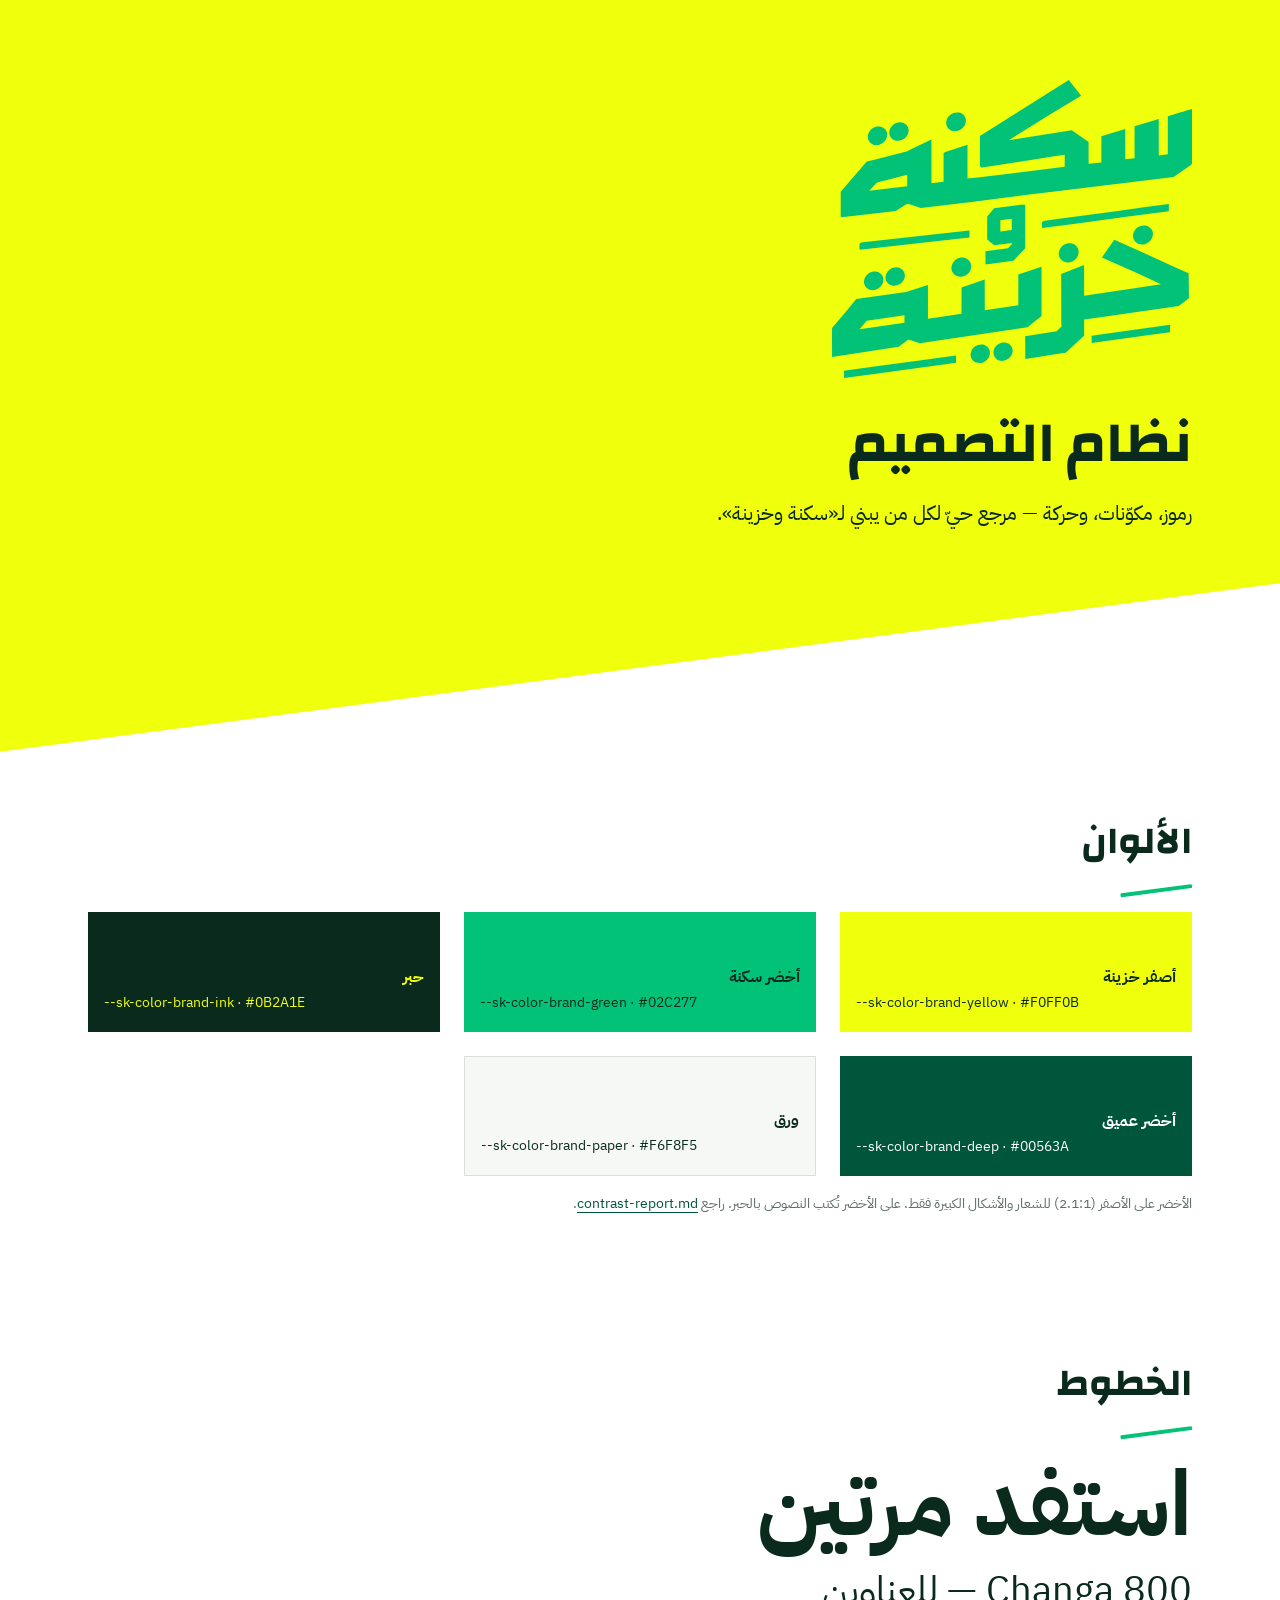
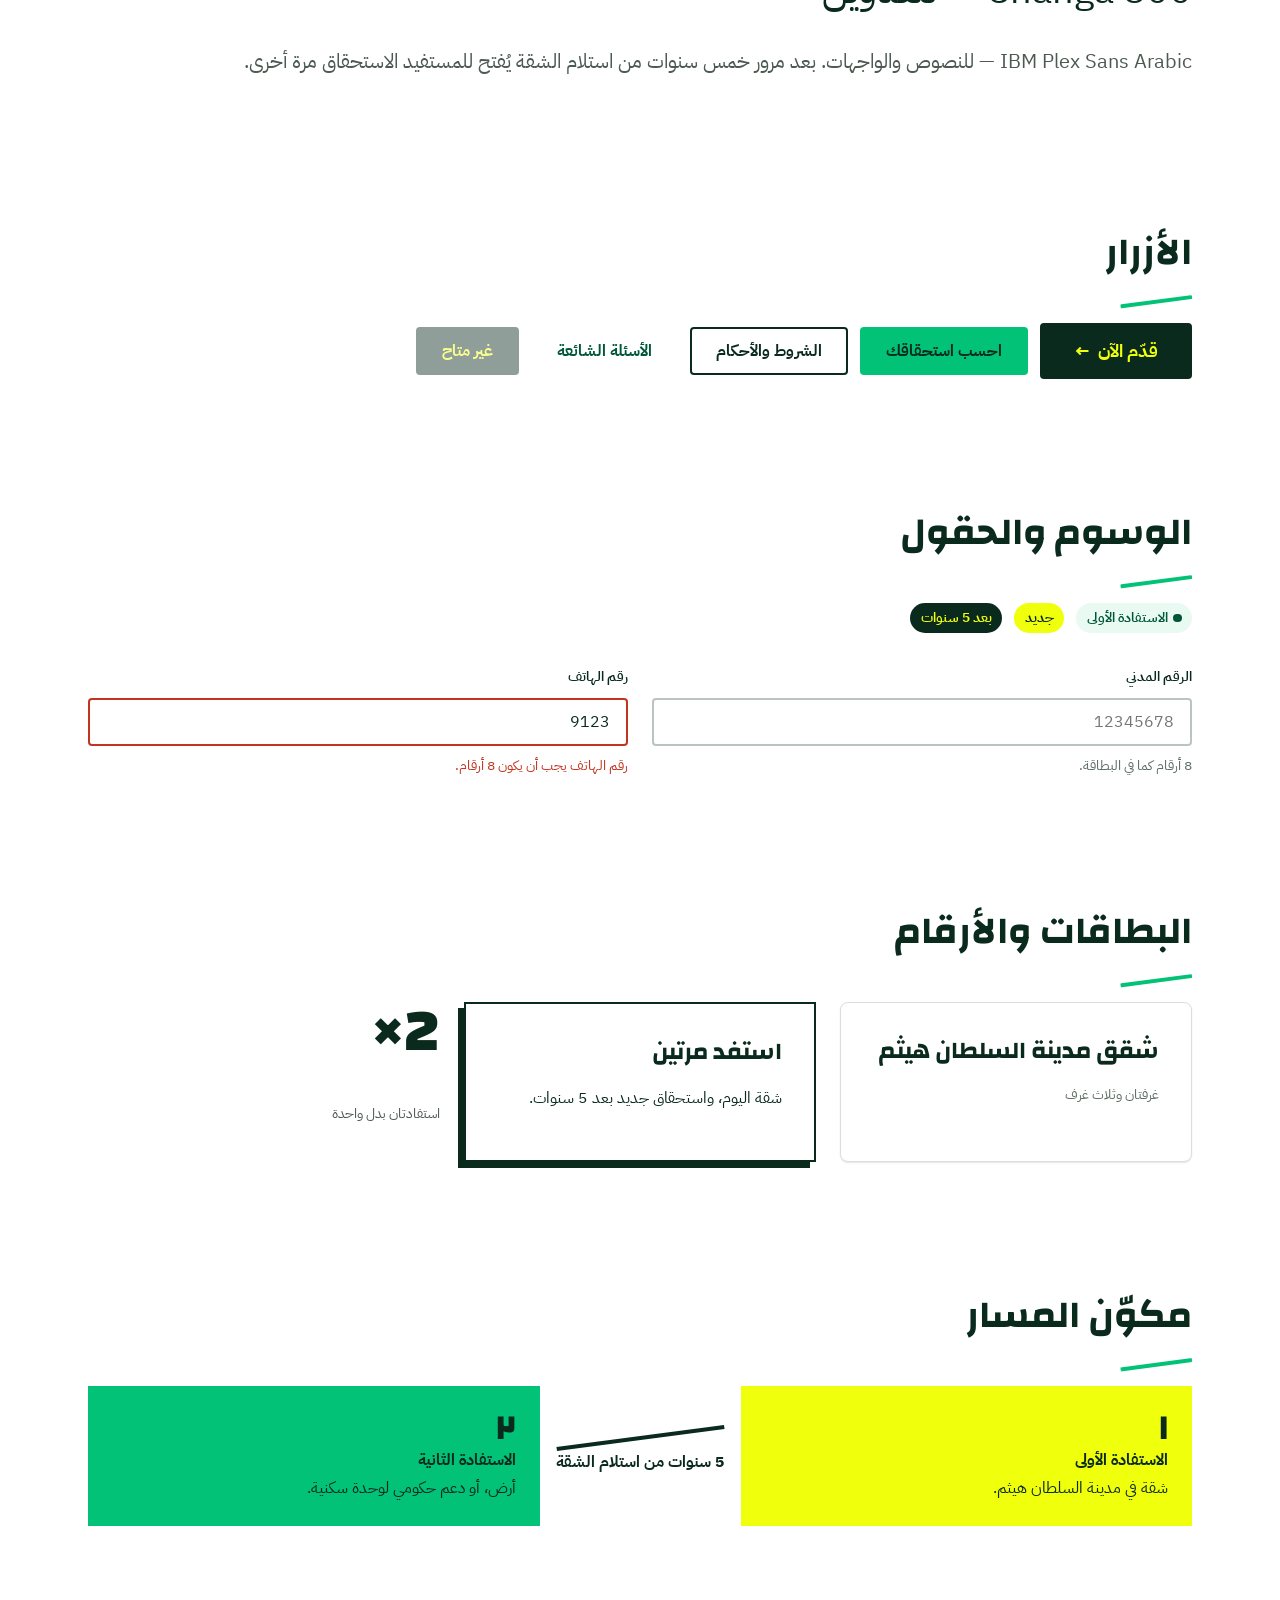
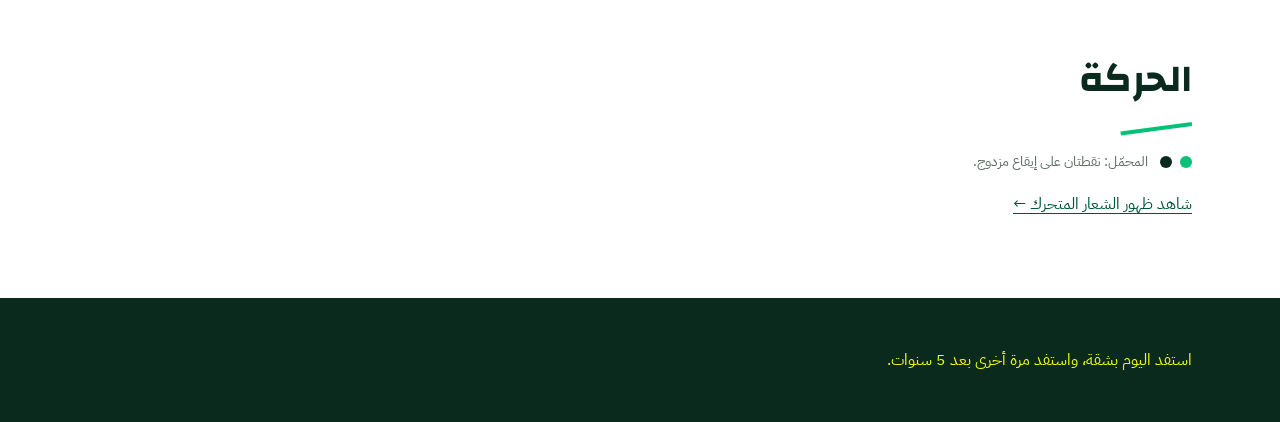
<file: brand/design-system/index.html>
<!doctype html>
<html lang="ar" dir="rtl">
<head>
<meta charset="utf-8">
<meta name="viewport" content="width=device-width, initial-scale=1">
<title>سكنة وخزينة — نظام التصميم</title>
<link rel="stylesheet" href="fonts.css">
<link rel="stylesheet" href="tokens.css">
<link rel="stylesheet" href="components.css">
<link rel="stylesheet" href="../motion/motion.css">
<style>
  section { padding-block: var(--sk-space-9); }
  .swatch { min-height: 120px; padding: var(--sk-space-4); display: flex; flex-direction: column; justify-content: flex-end; }
  .swatch code { font-size: var(--sk-font-size-sm); }
  .row { display: flex; flex-wrap: wrap; gap: var(--sk-space-3); align-items: center; }
  .hero { padding-block-start: var(--sk-space-10); }
  .hero img { inline-size: min(360px, 70vw); display: block; }
  code { font-family: "IBM Plex Sans Arabic", monospace; direction: ltr; unicode-bidi: isolate; }
</style>
</head>
<body>
<header class="sk-surface-yellow sk-band hero">
  <div class="sk-container">
    <img class="sk-anim-ascend" src="../logo/svg/sukna-w-khazinah_mark-green.svg" alt="سكنة وخزينة">
    <h1 class="sk-h1 sk-anim-rise" style="margin-top:var(--sk-space-6);animation-delay:200ms">نظام التصميم</h1>
    <p class="sk-lead sk-anim-rise" style="color:var(--sk-color-brand-ink);animation-delay:280ms">رموز، مكوّنات، وحركة — مرجع حيّ لكل من يبني لـ«سكنة وخزينة».</p>
  </div>
</header>

<main class="sk-container">
  <section>
    <h2 class="sk-h2">الألوان</h2><span class="sk-rule sk-rule--accent"></span>
    <div class="sk-grid">
      <div class="swatch sk-surface-yellow"><b>أصفر خزينة</b><code>--sk-color-brand-yellow · #F0FF0B</code></div>
      <div class="swatch sk-surface-green"><b>أخضر سكنة</b><code>--sk-color-brand-green · #02C277</code></div>
      <div class="swatch sk-surface-ink"><b>حبر</b><code>--sk-color-brand-ink · #0B2A1E</code></div>
      <div class="swatch" style="background:var(--sk-color-brand-deep);color:#fff"><b>أخضر عميق</b><code>--sk-color-brand-deep · #00563A</code></div>
      <div class="swatch sk-surface-paper" style="border:1px solid var(--sk-color-semantic-border)"><b>ورق</b><code>--sk-color-brand-paper · #F6F8F5</code></div>
    </div>
    <p class="sk-caption" style="margin-top:var(--sk-space-4)">الأخضر على الأصفر (2.1:1) للشعار والأشكال الكبيرة فقط. على الأخضر تُكتب النصوص بالحبر. راجع <a href="contrast-report.md">contrast-report.md</a>.</p>
  </section>

  <section>
    <h2 class="sk-h2">الخطوط</h2><span class="sk-rule sk-rule--accent"></span>
    <p class="sk-h-hero" style="margin:0">استفد مرتين</p>
    <p class="sk-h2" style="margin:0">Changa 800 — للعناوين</p>
    <p class="sk-lead">IBM Plex Sans Arabic — للنصوص والواجهات. بعد مرور خمس سنوات من استلام الشقة يُفتح للمستفيد الاستحقاق مرة أخرى.</p>
  </section>

  <section>
    <h2 class="sk-h2">الأزرار</h2><span class="sk-rule sk-rule--accent"></span>
    <div class="row">
      <button class="sk-btn sk-btn--primary sk-btn--lg">قدّم الآن <span class="sk-arrow">←</span></button>
      <button class="sk-btn sk-btn--secondary">احسب استحقاقك</button>
      <button class="sk-btn sk-btn--outline">الشروط والأحكام</button>
      <button class="sk-btn sk-btn--ghost">الأسئلة الشائعة</button>
      <button class="sk-btn sk-btn--primary" disabled>غير متاح</button>
    </div>
  </section>

  <section>
    <h2 class="sk-h2">الوسوم والحقول</h2><span class="sk-rule sk-rule--accent"></span>
    <div class="row" style="margin-bottom:var(--sk-space-6)">
      <span class="sk-badge"><span class="sk-dot"></span> الاستفادة الأولى</span>
      <span class="sk-badge sk-badge--yellow">جديد</span>
      <span class="sk-badge sk-badge--ink">بعد 5 سنوات</span>
    </div>
    <div class="sk-grid">
      <div class="sk-field"><label class="sk-label" for="cid">الرقم المدني</label><input class="sk-input" id="cid" inputmode="numeric" placeholder="12345678"><span class="sk-help">8 أرقام كما في البطاقة.</span></div>
      <div class="sk-field"><label class="sk-label" for="ph">رقم الهاتف</label><input class="sk-input" id="ph" aria-invalid="true" value="9123"><span class="sk-error">رقم الهاتف يجب أن يكون 8 أرقام.</span></div>
    </div>
  </section>

  <section>
    <h2 class="sk-h2">البطاقات والأرقام</h2><span class="sk-rule sk-rule--accent"></span>
    <div class="sk-grid sk-stagger">
      <article class="sk-card sk-anim-rise" style="--i:0"><h3 class="sk-h3">شقق مدينة السلطان هيثم</h3><p class="sk-caption">غرفتان وثلاث غرف</p></article>
      <article class="sk-card sk-card--poster sk-surface-yellow sk-anim-rise" style="--i:1"><h3 class="sk-h3">استفد مرتين</h3><p>شقة اليوم، واستحقاق جديد بعد 5 سنوات.</p></article>
      <div class="sk-stat sk-anim-rise" style="--i:2"><span class="sk-stat__value">2×</span><span class="sk-stat__label">استفادتان بدل واحدة</span></div>
    </div>
  </section>

  <section>
    <h2 class="sk-h2">مكوّن المسار</h2><span class="sk-rule sk-rule--accent"></span>
    <div class="sk-journey">
      <div class="sk-journey__step sk-anim-ascend sk-beat-1"><div class="sk-journey__index">١</div><b>الاستفادة الأولى</b><br>شقة في مدينة السلطان هيثم.</div>
      <div class="sk-journey__gap">5 سنوات من استلام الشقة</div>
      <div class="sk-journey__step sk-journey__step--second sk-anim-ascend sk-beat-2"><div class="sk-journey__index">٢</div><b>الاستفادة الثانية</b><br>أرض، أو دعم حكومي لوحدة سكنية.</div>
    </div>
  </section>

  <section>
    <h2 class="sk-h2">الحركة</h2><span class="sk-rule sk-rule--accent"></span>
    <div class="row"><div class="sk-loader" role="status" aria-label="جارٍ التحميل"><span></span><span></span></div><span class="sk-caption">المحمّل: نقطتان على إيقاع مزدوج.</span></div>
    <p style="margin-top:var(--sk-space-4)"><a href="../motion/logo-reveal.html">شاهد ظهور الشعار المتحرك ←</a></p>
  </section>
</main>
<footer class="sk-surface-ink" style="padding-block:var(--sk-space-8)">
  <div class="sk-container">استفد اليوم بشقة، واستفد مرة أخرى بعد 5 سنوات.</div>
</footer>
</body>
</html>
</file>
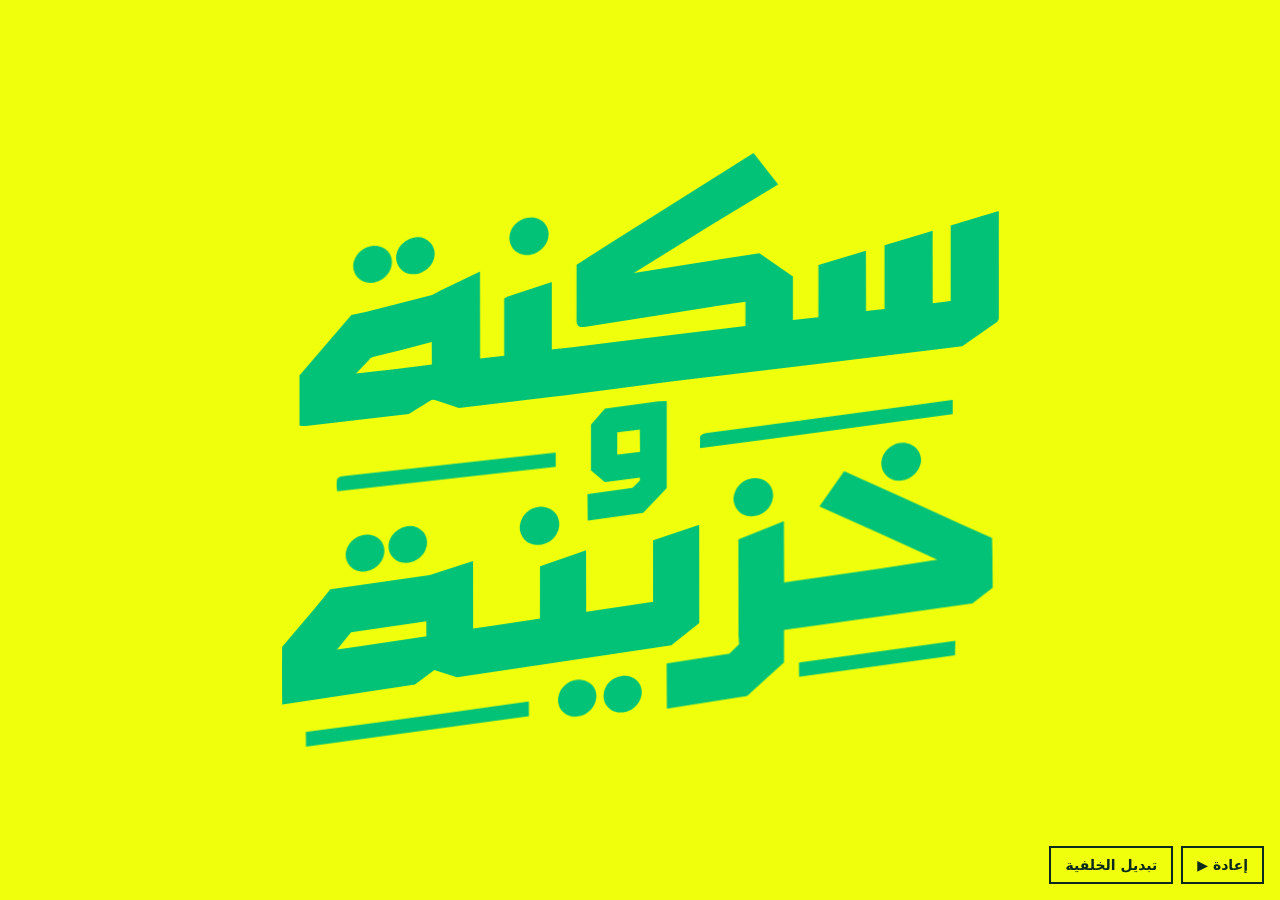
<file: brand/motion/logo-reveal.html>
<!doctype html>
<html lang="ar" dir="rtl">
<head>
<meta charset="utf-8">
<meta name="viewport" content="width=device-width, initial-scale=1">
<title>سكنة وخزينة — Logo Reveal</title>
<!-- Generated by scripts/render_motion.cjs. Timeline spec: brand/motion/README.md -->
<style>
  :root { --bg: #F0FF0B; --fg: #02C277; }
  html, body { margin: 0; height: 100%; }
  body { display: grid; place-items: center; background: var(--bg); overflow: hidden; font-family: system-ui, sans-serif; }
  body.reverse { --bg: #02C277; --fg: #F0FF0B; }
  svg { width: min(56vw, 120vh); height: auto; overflow: visible; }
  svg path { fill: var(--fg); transform-box: fill-box; }
  .rule { transform-origin: right center; }
  .dot { transform-origin: center; }
  .controls { position: fixed; inset-block-end: 16px; inset-inline-start: 16px; display: flex; gap: 8px; }
  .controls button { font: 600 14px/1 system-ui, sans-serif; padding: 10px 14px; border: 2px solid #0B2A1E; background: transparent; color: #0B2A1E; cursor: pointer; }
  body.capture .controls { display: none; }
</style>
</head>
<body>
  <svg viewBox="0 0 641.36 531.06" role="img" aria-label="سكنة وخزينة">
      <path id="p0" d="M100.38 193.39L66.21 197.23L77.93 184.9C79.23 183.52 80.14 182.82 82.1 182.34L106.83 176.19L133.92 169L134.06 189.21ZM576.4 71.32L539.08 82.48L539.07 139.58L522.56 141.42L522.43 87.48L479.93 100.18L479.93 103.49L479.91 146.87L457.15 149.45L457.14 110.61L427.11 89.67L393.51 94.84L314.81 107.28L383.24 64.79L443.88 28.08L421.87 0L291.81 81.76L263.53 99.98L263.49 150.98C263.49 152.61 264.54 154.74 265.73 155.29C266.96 155.85 268.86 155.84 270.46 155.59L334.42 145.52L390.39 136.66L414.62 133.05L414.61 154.79L319.02 166.41L259.84 173.75L241.39 175.74L241.37 115.5L202.08 128.37C201.11 128.68 199.74 129.55 198.75 130.16L198.75 181.33L177.23 183.89L177.13 106.1L141.8 122.95L134.22 127.16L91.43 137.93L75.7 142.05L61.99 145.06L15.54 199.02L15.55 243.91C17.66 244.42 19.15 244.42 21.29 244.23L113.45 233.56L132.52 221.58C134.48 220.34 136.12 220.75 138.15 221.43L158.2 228.16L252.38 216.87L348.2 204.56L393.09 199.05L608.59 173.02L638.72 151.96C640.05 151.03 641.36 149.57 641.36 147.69L641.32 51.86C641.32 51.86 607.92 61.82 598.29 64.79L598.27 132.44L582.2 134.33L582.08 82.62L582.12 69.62ZM576.4 71.32"/>
      <path id="p1" d="M70.81 441.25L49.23 444.27L61.73 428.82L129.11 419.02L129.15 432.45ZM189.53 422.76L170.98 425.57L170.93 365.18L159.73 368.75L132.14 377.74L43.18 390.45L29.55 407.26L0.12 441.85L0.01 457.38L0 463.11L0.15 493.54L118.86 475.5L136.25 462.62L156.48 469.11L348.29 440.59L373.32 420.48L373.27 332.75L331.98 346.52L331.98 401.56L272.14 410.49L272.05 355.41L230.78 369.86L230.73 416.65L230.83 416.46"/>
      <path id="p2" d="M635.91 388.99L617.73 402.94L481.27 422.33L449.18 426.77L449.15 455.79L419.59 482.73C417.73 485.21 415.28 486.5 412.11 486.48L344.37 497.18L344.17 456.64L400.24 447.93L408.95 439.38L408.47 431.38L408.32 345.63L449.07 329.49L449.25 384.29L535.98 371.7L586.25 363.94L543.19 344.16L480.82 316.11L502.96 284.61L554.72 307.97L608.06 332.27L635.29 344.47L635.63 358.42ZM635.91 388.99"/>
      <path id="p3" d="M299.97 269.92L299.95 249.9L320.16 247.46L320.35 267.34ZM336.66 222.29L288.96 228.62L276.47 243.12L276.43 284.02L288.86 294.52L320.12 290.4C320.26 290.79 320.32 292.94 319.92 293.35L313.54 299.73L273.35 305.2L273.57 328.89L323.13 322.1L325.71 319.25L336.61 307.94L344.23 299.95L344.25 222.11ZM336.66 222.29"/>
      <path id="p4" d="M600.12 220.93L600.12 233.73L537.67 242.06L426.98 257.03L374.01 263.96L374.09 253.97C374.1 252.45 377.58 250.83 379.25 250.61L421.64 244.98L506.39 233.7L555.83 226.89ZM600.12 220.93"/>
      <path id="p5" d="M220.96 503.96L75.33 523.82L21.44 531.06L21.34 518.05L82.22 509.8L149.46 500.63L220.85 490.78ZM220.96 503.96"/>
      <path id="p6" d="M244.93 280.79L49.36 302.67C48.88 299.53 48.75 296.22 49 293.51C49.35 289.95 52.39 289.39 55.21 289.07L188.2 274.22L244.87 268.03ZM244.93 280.79"/>
      <path id="p7" d="M602.47 436.34L602.13 449.38L568.02 454.06L462.63 468.66L462.54 455.8ZM602.47 436.34"/>
      <path id="p8" d="M439.29 308.23C438.04 318.21 429.57 325.41 419.2 325.03C413.46 324.82 409.09 321.96 406.6 318.12C403.46 313.29 403.32 308.07 405.51 302.8C409.07 294.28 418.47 289.33 427.55 291.44C435.31 293.25 440.26 300.34 439.29 308.23"/>
      <path id="p9" d="M570.09 281.61C567.46 287.1 562.5 291.13 556.93 292.65C550.99 294.26 545.05 293.01 540.93 288.86C536.85 284.76 535.03 278.76 537.02 272.74C539.96 263.9 548.89 258.08 558.2 259.39C563.07 260.09 567.45 263.2 569.47 266.6C572.32 271.39 572.55 276.5 570.09 281.61"/>
      <path id="p10" d="M233.06 85.17C228.16 89.89 221.97 92.27 215.29 90.75C206.56 88.77 201.47 80.31 204.08 71.55C206.86 62.21 216.17 56.46 226.04 57.94C229.31 58.43 232.92 60.38 235 62.93C240.62 69.79 239.18 79.28 233.06 85.17"/>
      <path id="p11" d="M70.74 374.48C65.5 374.09 61.16 370.85 59.02 367.17C56.29 362.46 56.33 357.21 58.61 352.55C62.57 344.45 71.04 339.88 79.95 341.81C86.07 343.14 91.36 348.07 91.58 355.14C91.93 366.49 81.62 375.29 70.74 374.48"/>
      <path id="p12" d="M128.57 354.69C126.43 359.94 121.9 364.19 116.19 365.91C109.27 368 102.21 366.24 98.11 360.59C93.24 353.88 95.17 344.88 100.95 339.4C108.68 332.06 119.8 331.36 126.4 339.06C130.04 343.32 130.75 349.35 128.57 354.69"/>
      <path id="p13" d="M281.3 486.76C280.55 498.77 268.37 507.02 257.5 503.61C248.98 500.94 245.07 492.4 247.86 484.22C250.68 475.96 259.12 470.41 267.86 471.43C275.68 472.35 281.84 478.36 281.3 486.76"/>
      <path id="p14" d="M321.86 482.72C321.49 494.54 309.42 503.39 297.8 499.86C291.59 497.97 287.55 491.87 287.66 485.8C287.82 475.92 295.73 468.46 305.4 467.78C314.13 467.16 322.14 473.63 321.86 482.72"/>
      <path id="p15" d="M77.51 116.14C72.27 115.76 67.93 112.51 65.79 108.83C63.06 104.12 63.1 98.88 65.38 94.21C69.34 86.11 77.8 81.54 86.72 83.47C92.84 84.8 98.12 89.73 98.35 96.8C98.7 108.15 88.39 116.96 77.51 116.14"/>
      <path id="p16" d="M135.34 96.35C133.2 101.61 128.67 105.86 122.96 107.58C116.04 109.66 108.98 107.91 104.88 102.25C100.01 95.54 101.94 86.54 107.72 81.06C115.45 73.72 126.57 73.03 133.17 80.72C136.81 84.98 137.52 91.02 135.34 96.35"/>
      <path id="p17" d="M247.98 333.82C246.74 343.8 238.27 351 227.9 350.61C222.16 350.41 217.78 347.55 215.3 343.71C212.16 338.88 212.01 333.66 214.21 328.39C217.77 319.87 227.17 314.91 236.24 317.03C244.01 318.83 248.96 325.92 247.98 333.82"/>
  </svg>
  <div class="controls">
    <button id="replay">إعادة ▶</button>
    <button id="swap">تبديل الخلفية</button>
  </div>
<script>
const ROLE = {"sukna":[0],"suknaDots":[10,16,15],"waw":[3],"wawRules":[4,6],"khazinah":[2,1],"khazinahDots":[9,8,17,12,11,14,13],"underRules":[7,5]};
// Motion tokens (brand/design-system/tokens.json → motion.*)
const EASE = {
  ascend: "cubic-bezier(0.16, 1, 0.3, 1)",
  draw:   "cubic-bezier(0.65, 0, 0.35, 1)",
  pop:    "cubic-bezier(0.34, 1.56, 0.64, 1)",
};
const ASCENT = { x: -60, y: 7.9 };   // 60 units along the 7.5° line
const TOTAL = 3200;                    // 2400 ms reveal + 800 ms hold

const $ = i => document.getElementById("p" + i);
ROLE.wawRules.concat(ROLE.underRules).forEach(i => $(i).classList.add("rule"));
ROLE.suknaDots.concat(ROLE.khazinahDots).forEach(i => $(i).classList.add("dot"));

function ascend(i, delay, dur = 700) {
  $(i).animate([
    { opacity: 0, transform: `translate(${ASCENT.x}px, ${ASCENT.y}px)` },
    { opacity: 1, transform: "translate(0, 0)" }
  ], { duration: dur, delay, easing: EASE.ascend, fill: "both" });
}
function draw(i, delay, dur = 600) {
  $(i).animate([{ transform: "scaleX(0)" }, { transform: "scaleX(1)" }],
    { duration: dur, delay, easing: EASE.draw, fill: "both" });
}
function pop(i, delay, dur = 260) {
  $(i).animate([{ opacity: 0, transform: "scale(0)" }, { opacity: 1, transform: "scale(1)" }],
    { duration: dur, delay, easing: EASE.pop, fill: "both" });
}
function drop(i, delay, dur = 420) {
  $(i).animate([{ opacity: 0, transform: "translateY(-24px)" }, { opacity: 1, transform: "translateY(0)" }],
    { duration: dur, delay, easing: EASE.pop, fill: "both" });
}

function build() {
  document.getAnimations().forEach(a => a.cancel());
  // LINES LEAD — the two rules around «و» draw first (right → left).
  ROLE.wawRules.forEach((i, k) => draw(i, k * 120));
  // BEAT 1 — «سكنة» ascends, its dots land.
  ROLE.sukna.forEach(i => ascend(i, 150));
  ROLE.suknaDots.forEach((i, k) => pop(i, 650 + k * 70));
  // The connector «و» drops between the rules.
  ROLE.waw.forEach(i => drop(i, 850));
  // PAUSE, then BEAT 2 — «خزينة» ascends, its dots land.
  ROLE.khazinah.forEach((i, k) => ascend(i, 1150 + k * 80));
  ROLE.underRules.forEach((i, k) => draw(i, 1450 + k * 120));
  ROLE.khazinahDots.forEach((i, k) => pop(i, 1650 + k * 70));
}

window.seek = ms => document.getAnimations().forEach(a => { a.pause(); a.currentTime = ms; });
window.TOTAL = TOTAL;

const params = new URLSearchParams(location.search);
if (params.get("bg") === "green") document.body.classList.add("reverse");
if (params.has("capture")) document.body.classList.add("capture");
build();
if (params.has("capture")) seek(0);
else if (matchMedia("(prefers-reduced-motion: reduce)").matches) seek(TOTAL);

document.getElementById("replay").onclick = build;
document.getElementById("swap").onclick = () => { document.body.classList.toggle("reverse"); build(); };
</script>
</body>
</html>
</file>
<file: brand/design-system/fonts.css>
/* Brand typefaces — both SIL Open Font License 1.1 (licences in brand/fonts/). */
@font-face { font-family: "Changa"; src: url("../fonts/Changa-Variable.ttf") format("truetype"); font-weight: 200 800; font-display: swap; }
@font-face { font-family: "IBM Plex Sans Arabic"; src: url("../fonts/IBMPlexSansArabic-Regular.ttf") format("truetype"); font-weight: 400; font-display: swap; }
@font-face { font-family: "IBM Plex Sans Arabic"; src: url("../fonts/IBMPlexSansArabic-Medium.ttf") format("truetype"); font-weight: 500; font-display: swap; }
@font-face { font-family: "IBM Plex Sans Arabic"; src: url("../fonts/IBMPlexSansArabic-SemiBold.ttf") format("truetype"); font-weight: 600; font-display: swap; }
@font-face { font-family: "IBM Plex Sans Arabic"; src: url("../fonts/IBMPlexSansArabic-Bold.ttf") format("truetype"); font-weight: 700; font-display: swap; }
/* Web alternative: https://fonts.googleapis.com/css2?family=Changa:wght@400..800&family=IBM+Plex+Sans+Arabic:wght@400;500;600;700&display=swap */
</file>
<file: brand/design-system/tokens.css>
/* Generated by scripts/build_tokens.py from tokens.json — do not edit by hand. */
:root {
  --sk-color-brand-green: #02C277;
  --sk-color-brand-yellow: #F0FF0B;
  --sk-color-brand-deep: #00563A;
  --sk-color-brand-ink: #0B2A1E;
  --sk-color-brand-paper: #F6F8F5;
  --sk-color-brand-white: #FFFFFF;
  --sk-color-green-50: #E8FAF2;
  --sk-color-green-100: #C6F2DF;
  --sk-color-green-200: #94E6C4;
  --sk-color-green-300: #5CD8A5;
  --sk-color-green-400: #2BCC8B;
  --sk-color-green-500: #02C277;
  --sk-color-green-600: #00A666;
  --sk-color-green-700: #007A4C;
  --sk-color-green-800: #00563A;
  --sk-color-green-900: #003D29;
  --sk-color-green-950: #0B2A1E;
  --sk-color-yellow-50: #FDFFE5;
  --sk-color-yellow-100: #FBFFC2;
  --sk-color-yellow-200: #F7FF8A;
  --sk-color-yellow-300: #F4FF52;
  --sk-color-yellow-400: #F2FF2E;
  --sk-color-yellow-500: #F0FF0B;
  --sk-color-yellow-600: #D4E200;
  --sk-color-yellow-700: #A6B100;
  --sk-color-yellow-800: #747C00;
  --sk-color-yellow-900: #4A4F00;
  --sk-color-neutral-0: #FFFFFF;
  --sk-color-neutral-50: #F6F8F5;
  --sk-color-neutral-100: #ECF0EC;
  --sk-color-neutral-200: #D9E0DA;
  --sk-color-neutral-300: #BAC5BD;
  --sk-color-neutral-400: #8E9C93;
  --sk-color-neutral-500: #5E6D64;
  --sk-color-neutral-600: #4C5A52;
  --sk-color-neutral-700: #36423B;
  --sk-color-neutral-800: #222C26;
  --sk-color-neutral-900: #141B17;
  --sk-color-status-success: #007A4C;
  --sk-color-status-warning: #9A6700;
  --sk-color-status-danger: #C2341F;
  --sk-color-status-info: #1D6FD1;
  --sk-color-semantic-bg-canvas: var(--sk-color-neutral-0);
  --sk-color-semantic-bg-subtle: var(--sk-color-brand-paper);
  --sk-color-semantic-bg-brand: var(--sk-color-brand-yellow);
  --sk-color-semantic-bg-brand-alt: var(--sk-color-brand-green);
  --sk-color-semantic-bg-inverse: var(--sk-color-brand-ink);
  --sk-color-semantic-text-primary: var(--sk-color-brand-ink);
  --sk-color-semantic-text-secondary: var(--sk-color-neutral-600);
  --sk-color-semantic-text-muted: var(--sk-color-neutral-500);
  --sk-color-semantic-text-on-brand: var(--sk-color-brand-ink);
  --sk-color-semantic-text-on-inverse: var(--sk-color-brand-yellow);
  --sk-color-semantic-text-link: var(--sk-color-brand-deep);
  --sk-color-semantic-border: var(--sk-color-neutral-200);
  --sk-color-semantic-border-strong: var(--sk-color-brand-ink);
  --sk-color-semantic-focus-ring: var(--sk-color-brand-ink);
  --sk-color-semantic-accent: var(--sk-color-brand-green);
  --sk-font-family-display: Changa, "IBM Plex Sans Arabic", Tahoma, sans-serif;
  --sk-font-family-text: "IBM Plex Sans Arabic", Tahoma, Arial, sans-serif;
  --sk-font-family-numeric: "IBM Plex Sans Arabic", sans-serif;
  --sk-font-weight-regular: 400;
  --sk-font-weight-medium: 500;
  --sk-font-weight-semibold: 600;
  --sk-font-weight-bold: 700;
  --sk-font-weight-extrabold: 800;
  --sk-font-size-xs: 12px;
  --sk-font-size-sm: 14px;
  --sk-font-size-md: 16px;
  --sk-font-size-lg: 18px;
  --sk-font-size-xl: 20px;
  --sk-font-size-2xl: 24px;
  --sk-font-size-3xl: 30px;
  --sk-font-size-4xl: 36px;
  --sk-font-size-5xl: 48px;
  --sk-font-size-6xl: 60px;
  --sk-font-size-7xl: 72px;
  --sk-font-size-8xl: 96px;
  --sk-font-line-height-tight: 1.15;
  --sk-font-line-height-heading: 1.35;
  --sk-font-line-height-body: 1.75;
  --sk-space-0: 0px;
  --sk-space-1: 4px;
  --sk-space-2: 8px;
  --sk-space-3: 12px;
  --sk-space-4: 16px;
  --sk-space-5: 24px;
  --sk-space-6: 32px;
  --sk-space-7: 40px;
  --sk-space-8: 48px;
  --sk-space-9: 64px;
  --sk-space-10: 80px;
  --sk-space-11: 96px;
  --sk-space-12: 128px;
  --sk-radius-none: 0px;
  --sk-radius-sm: 2px;
  --sk-radius-md: 4px;
  --sk-radius-lg: 8px;
  --sk-radius-pill: 999px;
  --sk-radius-chamfer: 14px;
  --sk-border-width-hairline: 1px;
  --sk-border-width-strong: 2px;
  --sk-border-width-rule: 4px;
  --sk-shadow-sm: 0 1px 2px rgba(11,42,30,.08), 0 1px 1px rgba(11,42,30,.04);
  --sk-shadow-md: 0 6px 16px rgba(11,42,30,.10), 0 2px 4px rgba(11,42,30,.06);
  --sk-shadow-lg: 0 18px 40px rgba(11,42,30,.14), 0 4px 10px rgba(11,42,30,.06);
  --sk-shadow-block: -6px 6px 0 #0B2A1E;
  --sk-angle-ascent: -7.5deg;
  --sk-breakpoint-sm: 480px;
  --sk-breakpoint-md: 768px;
  --sk-breakpoint-lg: 1024px;
  --sk-breakpoint-xl: 1280px;
  --sk-layout-container: 1200px;
  --sk-layout-gutter: 24px;
  --sk-layout-columns: 12;
  --sk-layout-page-margin: 16px;
  --sk-motion-duration-instant: 80ms;
  --sk-motion-duration-fast: 160ms;
  --sk-motion-duration-base: 240ms;
  --sk-motion-duration-moderate: 360ms;
  --sk-motion-duration-slow: 560ms;
  --sk-motion-duration-beat: 600ms;
  --sk-motion-duration-pause: 300ms;
  --sk-motion-duration-signature: 2400ms;
  --sk-motion-easing-standard: cubic-bezier(0.2, 0, 0, 1);
  --sk-motion-easing-enter: cubic-bezier(0.05, 0.7, 0.1, 1);
  --sk-motion-easing-exit: cubic-bezier(0.3, 0, 0.8, 0.15);
  --sk-motion-easing-ascend: cubic-bezier(0.16, 1, 0.3, 1);
  --sk-motion-easing-draw: cubic-bezier(0.65, 0, 0.35, 1);
  --sk-motion-easing-pop: cubic-bezier(0.34, 1.56, 0.64, 1);
  --sk-motion-distance-nudge: 4px;
  --sk-motion-distance-rise: 16px;
  --sk-motion-distance-travel: 48px;
  --sk-motion-stagger-tight: 40ms;
  --sk-motion-stagger-content: 80ms;
  --sk-motion-stagger-dots: 70ms;
}

@media (prefers-reduced-motion: reduce) {
  :root {
    --sk-motion-duration-instant: 0ms;
    --sk-motion-duration-fast: 0ms;
    --sk-motion-duration-base: 0ms;
    --sk-motion-duration-moderate: 0ms;
    --sk-motion-duration-slow: 0ms;
    --sk-motion-duration-beat: 0ms;
    --sk-motion-duration-pause: 0ms;
    --sk-motion-duration-signature: 0ms;
    --sk-motion-stagger-tight: 0ms;
    --sk-motion-stagger-content: 0ms;
    --sk-motion-stagger-dots: 0ms;
  }
}
</file>
<file: brand/design-system/components.css>
/* Sukna w Khazinah — base + component layer.
   Load order: fonts.css → tokens.css → components.css (→ ../motion/motion.css).
   Everything is RTL-first; logical properties keep it correct in LTR too. */

/* ---------- Base ---------- */
*, *::before, *::after { box-sizing: border-box; }
html { -webkit-text-size-adjust: 100%; }
body {
  margin: 0;
  font-family: var(--sk-font-family-text);
  font-size: var(--sk-font-size-md);
  line-height: var(--sk-font-line-height-body);
  color: var(--sk-color-semantic-text-primary);
  background: var(--sk-color-semantic-bg-canvas);
}
h1, h2, h3, .sk-display {
  font-family: var(--sk-font-family-display);
  font-weight: var(--sk-font-weight-bold);
  line-height: var(--sk-font-line-height-heading);
  margin: 0 0 var(--sk-space-4);
}
.sk-h-hero { font-size: clamp(var(--sk-font-size-5xl), 7vw, var(--sk-font-size-8xl)); line-height: var(--sk-font-line-height-tight); font-weight: var(--sk-font-weight-extrabold); }
.sk-h1 { font-size: clamp(var(--sk-font-size-4xl), 4.5vw, var(--sk-font-size-6xl)); line-height: var(--sk-font-line-height-tight); }
.sk-h2 { font-size: clamp(var(--sk-font-size-3xl), 3vw, var(--sk-font-size-5xl)); }
.sk-h3 { font-size: var(--sk-font-size-2xl); }
.sk-lead { font-size: var(--sk-font-size-xl); color: var(--sk-color-semantic-text-secondary); }
.sk-caption { font-size: var(--sk-font-size-sm); color: var(--sk-color-semantic-text-muted); }
.sk-num { font-variant-numeric: tabular-nums; }
a { color: var(--sk-color-semantic-text-link); text-underline-offset: 0.25em; }
:focus-visible { outline: 3px solid var(--sk-color-semantic-focus-ring); outline-offset: 2px; box-shadow: 0 0 0 6px var(--sk-color-brand-yellow); }

/* ---------- Surfaces ---------- */
.sk-surface-yellow { background: var(--sk-color-brand-yellow); color: var(--sk-color-brand-ink); }
.sk-surface-green  { background: var(--sk-color-brand-green);  color: var(--sk-color-brand-ink); }
.sk-surface-ink    { background: var(--sk-color-brand-ink);    color: var(--sk-color-brand-yellow); }
.sk-surface-paper  { background: var(--sk-color-brand-paper);  color: var(--sk-color-brand-ink); }

/* Ascent band: bottom edge rises to the right at the logo angle (tan 7.5° ≈ 0.1317). */
.sk-band { --sk-band-rise: calc(100vw * 0.1317); clip-path: polygon(0 0, 100% 0, 100% calc(100% - var(--sk-band-rise)), 0 100%); padding-block-end: calc(var(--sk-band-rise) + var(--sk-space-6)); }

/* Signature chamfer — cut corners from the logo's bevelled terminals. */
.sk-chamfer {
  --c: var(--sk-radius-chamfer);
  clip-path: polygon(var(--c) 0, 100% 0, 100% calc(100% - var(--c)), calc(100% - var(--c)) 100%, 0 100%, 0 var(--c));
}

/* ---------- Ascent rule (the logo's underline) ---------- */
.sk-rule { display: block; width: 72px; height: var(--sk-border-width-rule); background: currentColor; transform: rotate(var(--sk-angle-ascent)); transform-origin: right center; margin-block: var(--sk-space-3) var(--sk-space-5); border-radius: 1px; }
.sk-rule--long { width: 100%; }
.sk-rule--accent { color: var(--sk-color-brand-green); }

/* ---------- Dot motif ---------- */
.sk-dot { display: inline-block; inline-size: 0.6em; block-size: 0.6em; border-radius: var(--sk-radius-pill); background: currentColor; vertical-align: 0.05em; }
.sk-dots-2 { display: inline-flex; gap: 0.25em; }   /* two dots = two benefits */
.sk-list { list-style: none; padding: 0; margin: 0; }
.sk-list li { position: relative; padding-inline-start: 1.5em; margin-block-end: var(--sk-space-2); }
.sk-list li::before { content: ""; position: absolute; inset-inline-start: 0.2em; top: 0.7em; inline-size: 0.5em; block-size: 0.5em; border-radius: 50%; background: var(--sk-color-brand-green); }

/* ---------- Buttons ---------- */
.sk-btn {
  display: inline-flex; align-items: center; justify-content: center; gap: var(--sk-space-2);
  min-block-size: 48px; padding: 0 var(--sk-space-5);
  font: var(--sk-font-weight-bold) var(--sk-font-size-md)/1 var(--sk-font-family-text);
  border: var(--sk-border-width-strong) solid transparent; border-radius: var(--sk-radius-md);
  cursor: pointer; text-decoration: none;
  transition: transform var(--sk-motion-duration-instant) var(--sk-motion-easing-standard),
              background-color var(--sk-motion-duration-fast) var(--sk-motion-easing-standard),
              box-shadow var(--sk-motion-duration-fast) var(--sk-motion-easing-standard);
}
.sk-btn:active { transform: translateY(1px) scale(0.98); }
.sk-btn--primary   { background: var(--sk-color-brand-ink); color: var(--sk-color-brand-yellow); }
.sk-btn--primary:hover { background: var(--sk-color-green-900); }
.sk-btn--secondary { background: var(--sk-color-brand-green); color: var(--sk-color-brand-ink); }
.sk-btn--secondary:hover { background: var(--sk-color-green-400); }
.sk-btn--outline   { background: transparent; color: var(--sk-color-brand-ink); border-color: var(--sk-color-brand-ink); }
.sk-btn--outline:hover { background: var(--sk-color-brand-ink); color: var(--sk-color-brand-yellow); }
.sk-btn--ghost     { background: transparent; color: var(--sk-color-brand-deep); }
.sk-btn--ghost:hover { background: var(--sk-color-green-50); }
.sk-btn--lg { min-block-size: 56px; padding: 0 var(--sk-space-6); font-size: var(--sk-font-size-lg); }
.sk-btn[disabled] { opacity: 0.45; cursor: not-allowed; }
/* Arrow points "forward" — left in RTL, right in LTR. */
.sk-btn .sk-arrow { display: inline-block; transition: transform var(--sk-motion-duration-fast) var(--sk-motion-easing-ascend); }
.sk-btn:hover .sk-arrow { transform: translateX(-4px); }
[dir="ltr"] .sk-btn:hover .sk-arrow { transform: translateX(4px); }

/* ---------- Cards ---------- */
.sk-card { background: var(--sk-color-neutral-0); border: 1px solid var(--sk-color-semantic-border); border-radius: var(--sk-radius-lg); padding: var(--sk-space-6); box-shadow: var(--sk-shadow-sm); }
.sk-card--brand { background: var(--sk-color-brand-yellow); border-color: transparent; border-radius: 0; }
.sk-card--green { background: var(--sk-color-brand-green); border-color: transparent; border-radius: 0; }
.sk-card--poster { border: var(--sk-border-width-strong) solid var(--sk-color-brand-ink); border-radius: 0; box-shadow: var(--sk-shadow-block); }

/* ---------- Badge / tag ---------- */
.sk-badge { display: inline-flex; align-items: center; gap: 0.4em; padding: 0.2em 0.75em; border-radius: var(--sk-radius-pill); font-size: var(--sk-font-size-sm); font-weight: var(--sk-font-weight-semibold); background: var(--sk-color-green-50); color: var(--sk-color-brand-deep); }
.sk-badge--yellow { background: var(--sk-color-brand-yellow); color: var(--sk-color-brand-ink); }
.sk-badge--ink { background: var(--sk-color-brand-ink); color: var(--sk-color-brand-yellow); }

/* ---------- Form fields ---------- */
.sk-field { display: grid; gap: var(--sk-space-2); }
.sk-label { font-weight: var(--sk-font-weight-semibold); font-size: var(--sk-font-size-sm); }
.sk-input, .sk-select {
  min-block-size: 48px; padding: 0 var(--sk-space-4);
  font: inherit; color: inherit; background: var(--sk-color-neutral-0);
  border: var(--sk-border-width-strong) solid var(--sk-color-neutral-300); border-radius: var(--sk-radius-md);
  transition: border-color var(--sk-motion-duration-fast) var(--sk-motion-easing-standard);
}
.sk-input:hover { border-color: var(--sk-color-neutral-500); }
.sk-input:focus { border-color: var(--sk-color-brand-ink); outline: none; box-shadow: 0 0 0 4px var(--sk-color-brand-yellow); }
.sk-help { font-size: var(--sk-font-size-sm); color: var(--sk-color-semantic-text-muted); }
.sk-input[aria-invalid="true"] { border-color: var(--sk-color-status-danger); }
.sk-error { font-size: var(--sk-font-size-sm); color: var(--sk-color-status-danger); }

/* ---------- Stat ---------- */
.sk-stat { display: grid; gap: var(--sk-space-1); }
.sk-stat__value { font-family: var(--sk-font-family-display); font-weight: var(--sk-font-weight-extrabold); font-size: var(--sk-font-size-6xl); line-height: 1; font-variant-numeric: tabular-nums; }
.sk-stat__label { font-size: var(--sk-font-size-sm); color: var(--sk-color-semantic-text-secondary); }

/* ---------- Signature: two-benefit journey ---------- */
.sk-journey { display: grid; grid-template-columns: 1fr auto 1fr; align-items: stretch; gap: var(--sk-space-4); }
.sk-journey__step { padding: var(--sk-space-5); background: var(--sk-color-brand-yellow); color: var(--sk-color-brand-ink); }
.sk-journey__step--second { background: var(--sk-color-brand-green); }
.sk-journey__index { font-family: var(--sk-font-family-display); font-weight: var(--sk-font-weight-extrabold); font-size: var(--sk-font-size-4xl); line-height: 1; }
.sk-journey__gap { display: grid; place-items: center; align-content: center; gap: var(--sk-space-2); min-inline-size: 96px; text-align: center; font-weight: var(--sk-font-weight-bold); }
.sk-journey__gap::before { content: ""; inline-size: 100%; block-size: var(--sk-border-width-rule); background: var(--sk-color-brand-ink); transform: rotate(var(--sk-angle-ascent)); }
@media (max-width: 767px) {
  .sk-journey { grid-template-columns: 1fr; }
  .sk-journey__gap { min-block-size: 64px; }
  .sk-journey__gap::before { inline-size: 64px; }
}

/* ---------- Layout helpers ---------- */
.sk-container { max-inline-size: var(--sk-layout-container); margin-inline: auto; padding-inline: var(--sk-layout-page-margin); }
@media (min-width: 768px) { .sk-container { padding-inline: var(--sk-space-6); } }
@media (min-width: 1280px) { .sk-container { padding-inline: var(--sk-space-8); } }
.sk-grid { display: grid; gap: var(--sk-layout-gutter); grid-template-columns: repeat(auto-fit, minmax(min(100%, 260px), 1fr)); }
.sk-stack > * + * { margin-block-start: var(--sk-space-4); }
</file>
<file: brand/motion/motion.css>
/* Sukna w Khazinah — Motion System v1.0
   Requires ../design-system/tokens.css (durations, easings, angle).
   Three principles: ASCEND (move up along the 7.5° ascent line),
   TWO BEATS (beat · pause · beat — the two benefits), LINES LEAD (rules draw first, content follows). */

:root {
  /* Ascent vector: 48px of horizontal travel climbs 6.32px (tan 7.5°). */
  --sk-ascent-x: 48px;
  --sk-ascent-y: 6.32px;
}

/* ---------- Keyframes ---------- */
@keyframes sk-ascend-in {        /* travel up the ascent line, from lower-left */
  from { opacity: 0; transform: translate(calc(var(--sk-ascent-x) * -1), var(--sk-ascent-y)); }
  to   { opacity: 1; transform: none; }
}
@keyframes sk-rise-in {          /* UI default: straight rise */
  from { opacity: 0; transform: translateY(var(--sk-motion-distance-rise)); }
  to   { opacity: 1; transform: none; }
}
@keyframes sk-fade-out {
  to { opacity: 0; transform: translateY(calc(var(--sk-motion-distance-nudge) * -1)); }
}
@keyframes sk-draw-rtl {         /* rules draw from the right edge (reading direction) */
  from { transform: scaleX(0); }
  to   { transform: scaleX(1); }
}
@keyframes sk-pop {              /* dots only */
  0%   { opacity: 0; transform: scale(0); }
  100% { opacity: 1; transform: scale(1); }
}
@keyframes sk-double-beat {      /* two pulses, then rest — loaders, attention */
  0%, 100% { transform: scale(1); }
  12%      { transform: scale(1.18); }
  24%      { transform: scale(1); }
  40%      { transform: scale(1.18); }
  52%      { transform: scale(1); }
}

/* ---------- Utilities ---------- */
.sk-anim-ascend { animation: sk-ascend-in var(--sk-motion-duration-slow) var(--sk-motion-easing-ascend) both; }
.sk-anim-rise   { animation: sk-rise-in var(--sk-motion-duration-moderate) var(--sk-motion-easing-enter) both; }
.sk-anim-exit   { animation: sk-fade-out var(--sk-motion-duration-fast) var(--sk-motion-easing-exit) both; }
.sk-anim-draw   { transform-origin: right center; animation: sk-draw-rtl var(--sk-motion-duration-slow) var(--sk-motion-easing-draw) both; }
[dir="ltr"] .sk-anim-draw { transform-origin: left center; }
.sk-anim-pop    { animation: sk-pop var(--sk-motion-duration-base) var(--sk-motion-easing-pop) both; }

/* Stagger children: set --i on each child (style="--i:0..n"). */
.sk-stagger > * { animation-delay: calc(var(--i, 0) * var(--sk-motion-stagger-content)); }

/* Two-beat sequence: beat 1 → pause → beat 2. */
.sk-beat-1 { animation-delay: 0ms; }
.sk-beat-2 { animation-delay: calc(var(--sk-motion-duration-beat) + var(--sk-motion-duration-pause)); }

/* Loader: two dots, double beat (the two benefits). */
.sk-loader { display: inline-flex; gap: 8px; }
.sk-loader span { inline-size: 12px; block-size: 12px; border-radius: 50%; background: var(--sk-color-brand-green); animation: sk-double-beat 1400ms var(--sk-motion-easing-standard) infinite; }
.sk-loader span:nth-child(2) { background: var(--sk-color-brand-ink); animation-delay: 180ms; }

/* ---------- Reduced motion ---------- */
@media (prefers-reduced-motion: reduce) {
  .sk-anim-ascend, .sk-anim-rise, .sk-anim-draw, .sk-anim-pop, .sk-anim-exit { animation: sk-fade 1ms linear both; }
  .sk-loader span { animation: none; opacity: 0.6; }
}
@keyframes sk-fade { from { opacity: 0; } to { opacity: 1; } }
</file>
